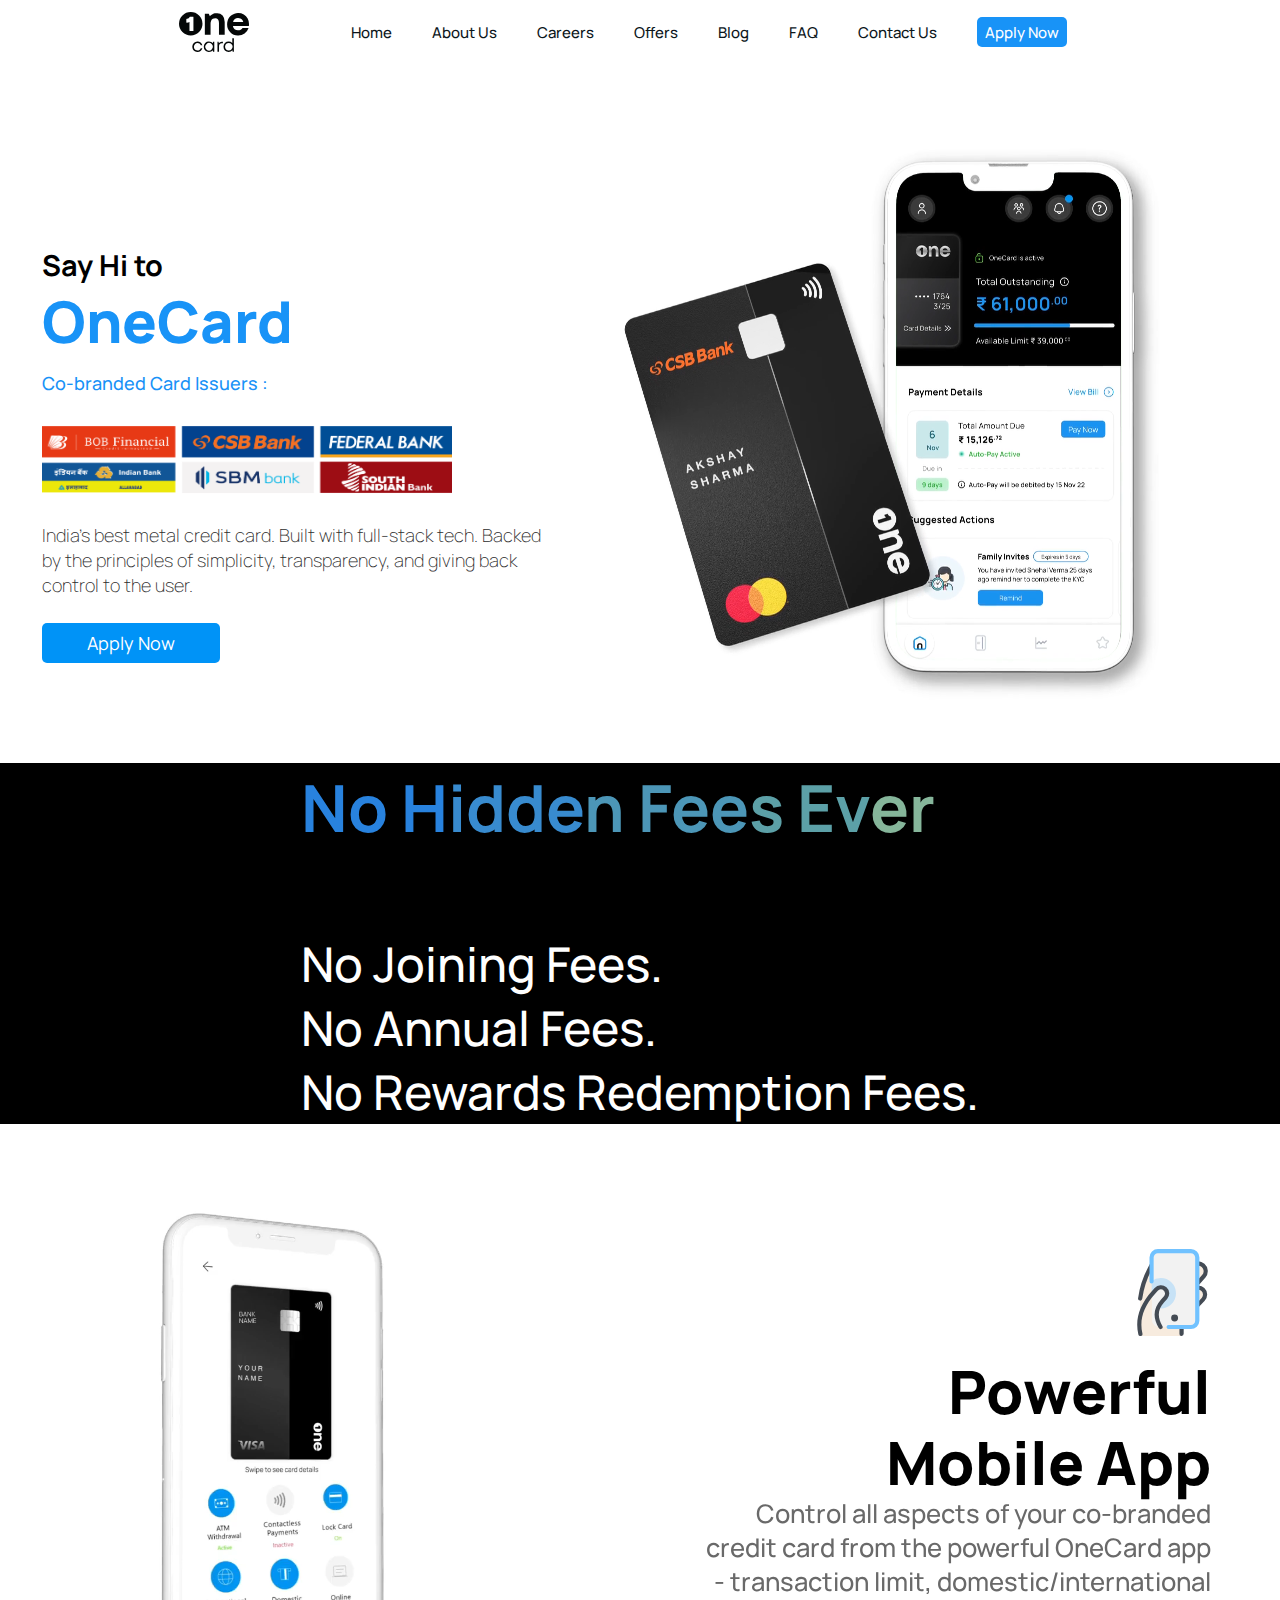
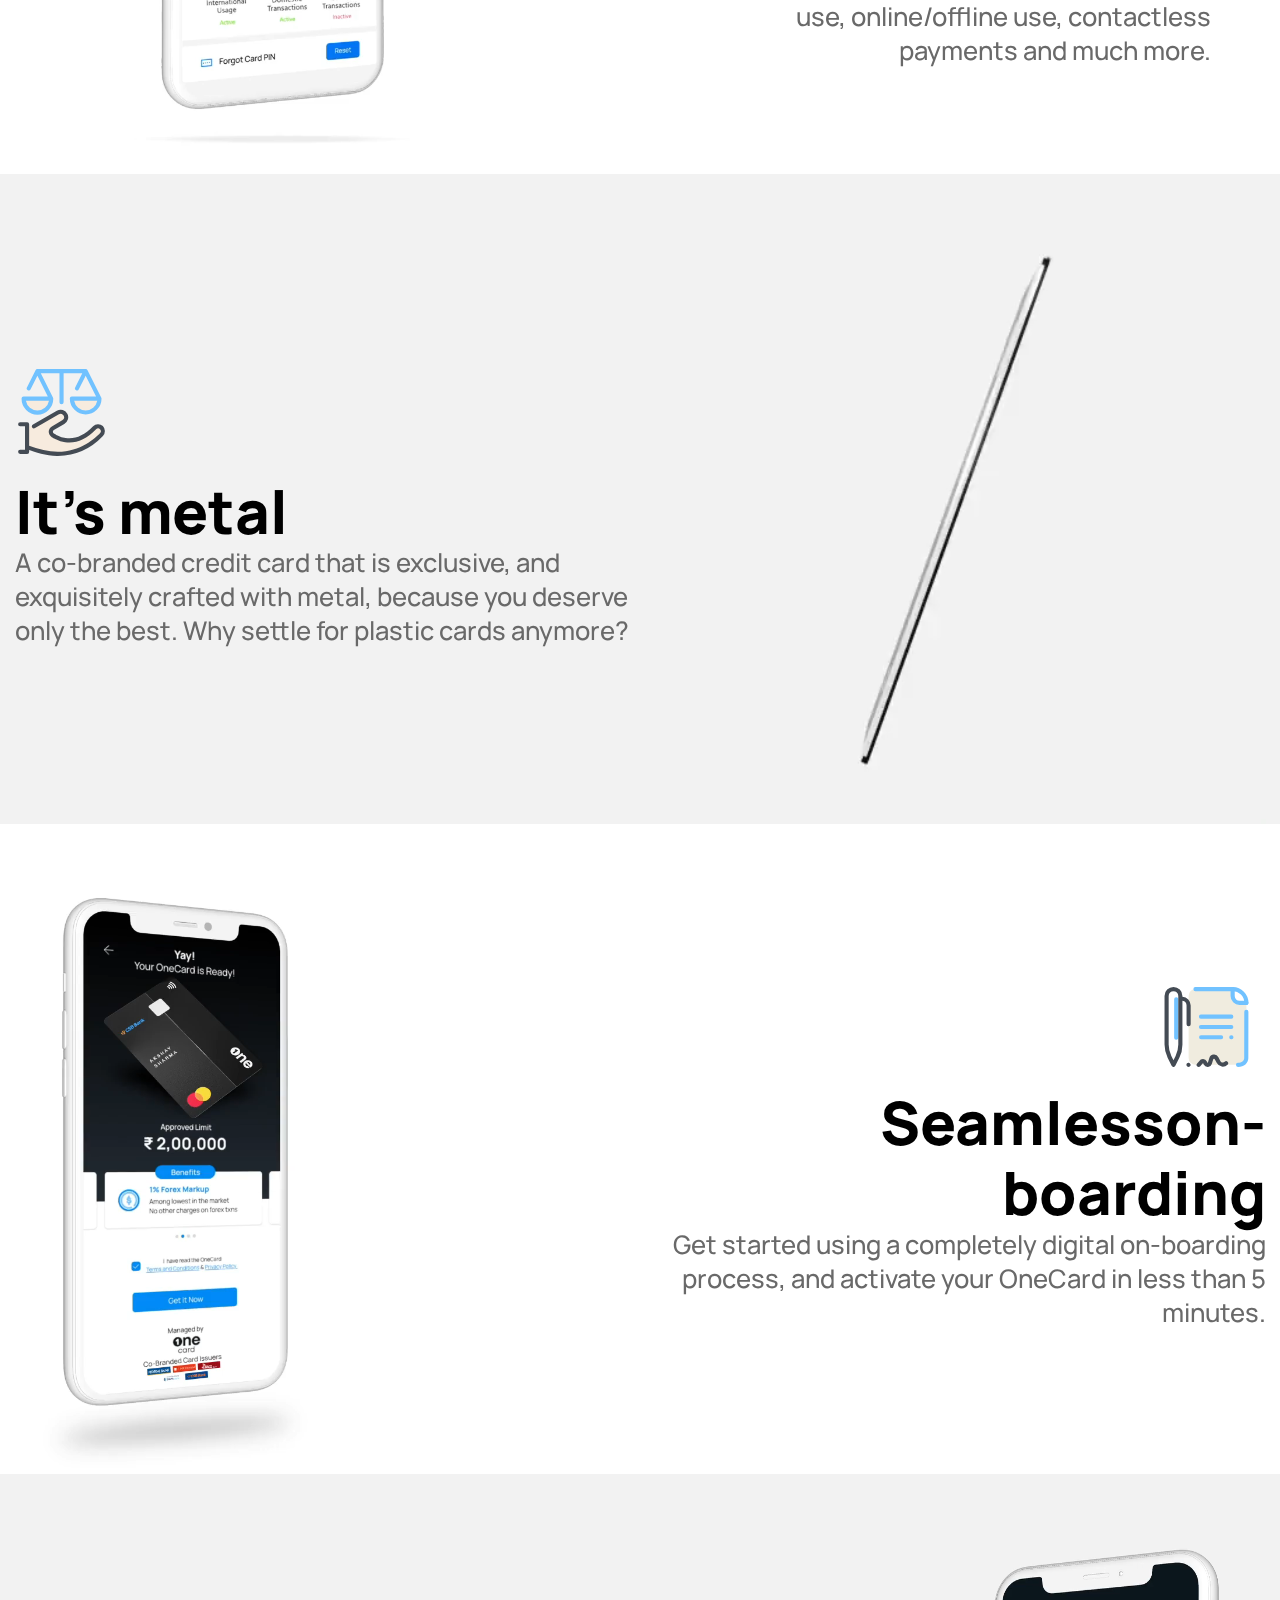
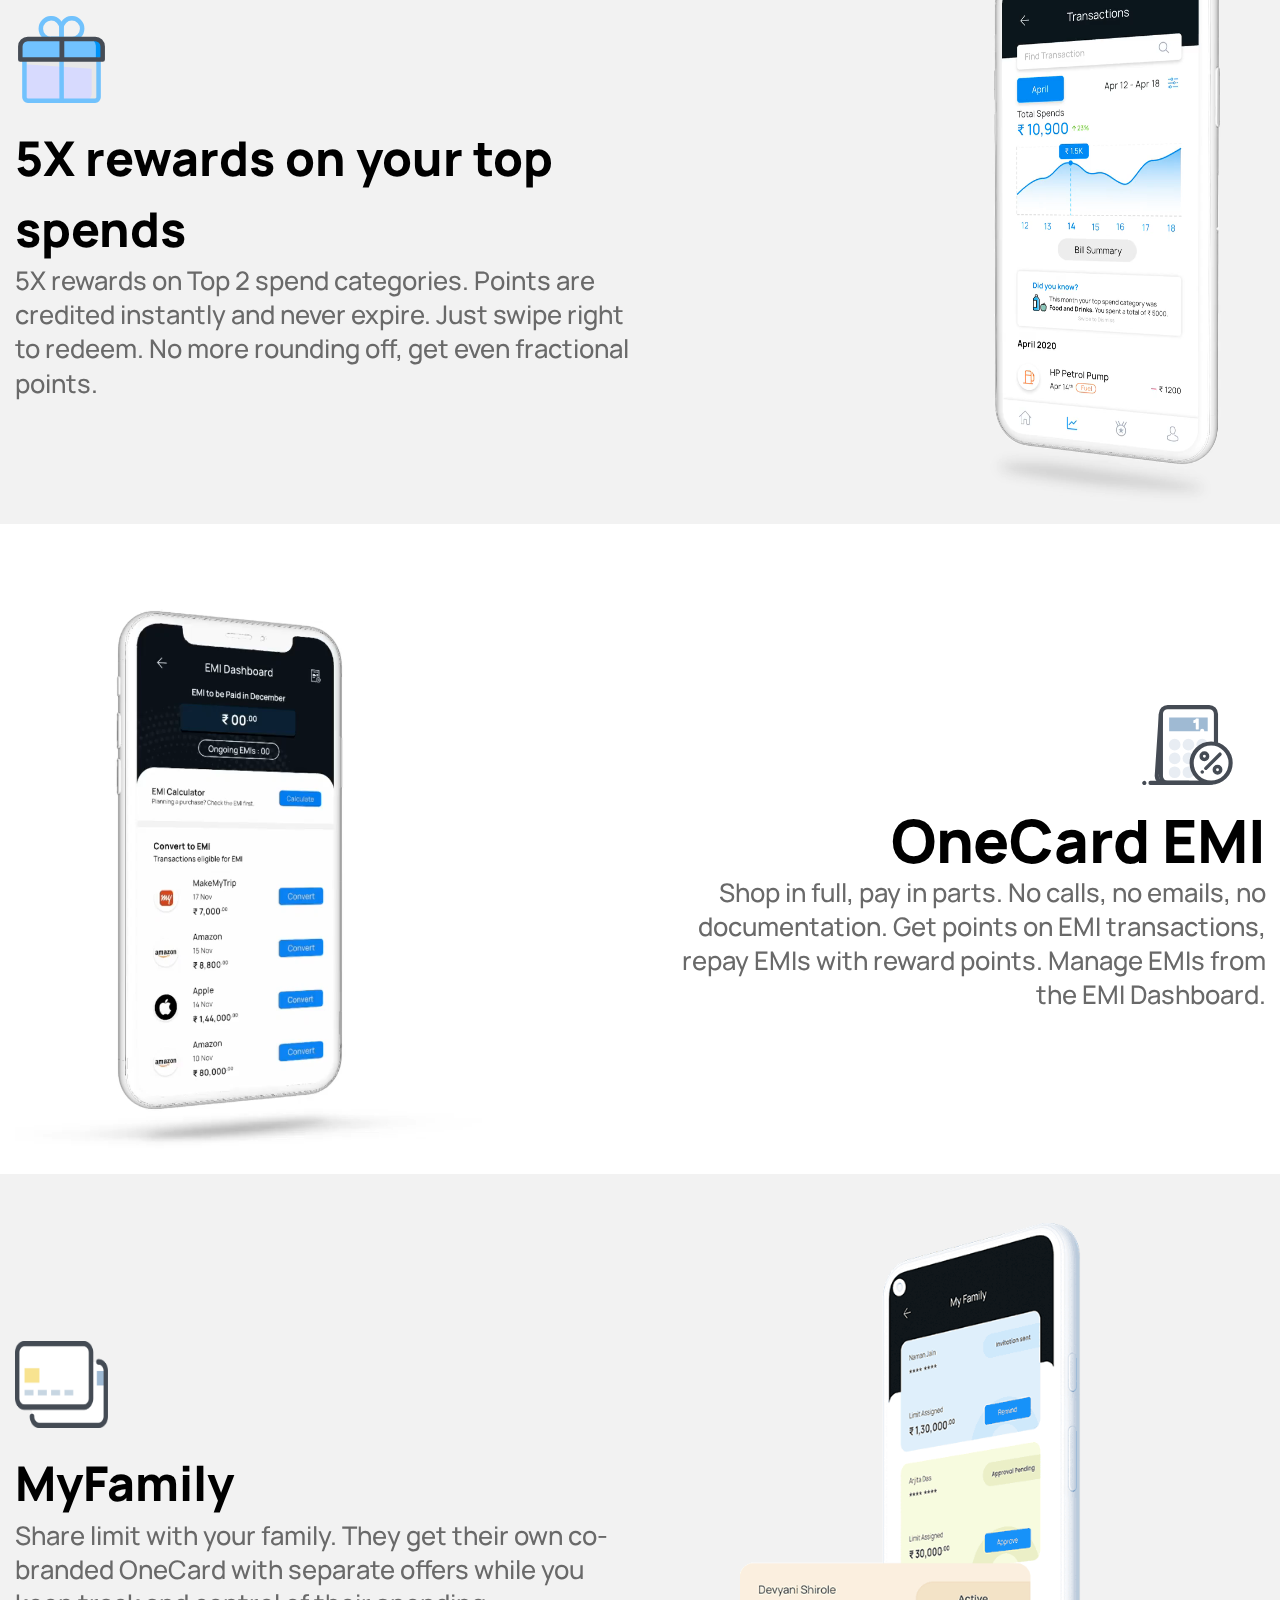
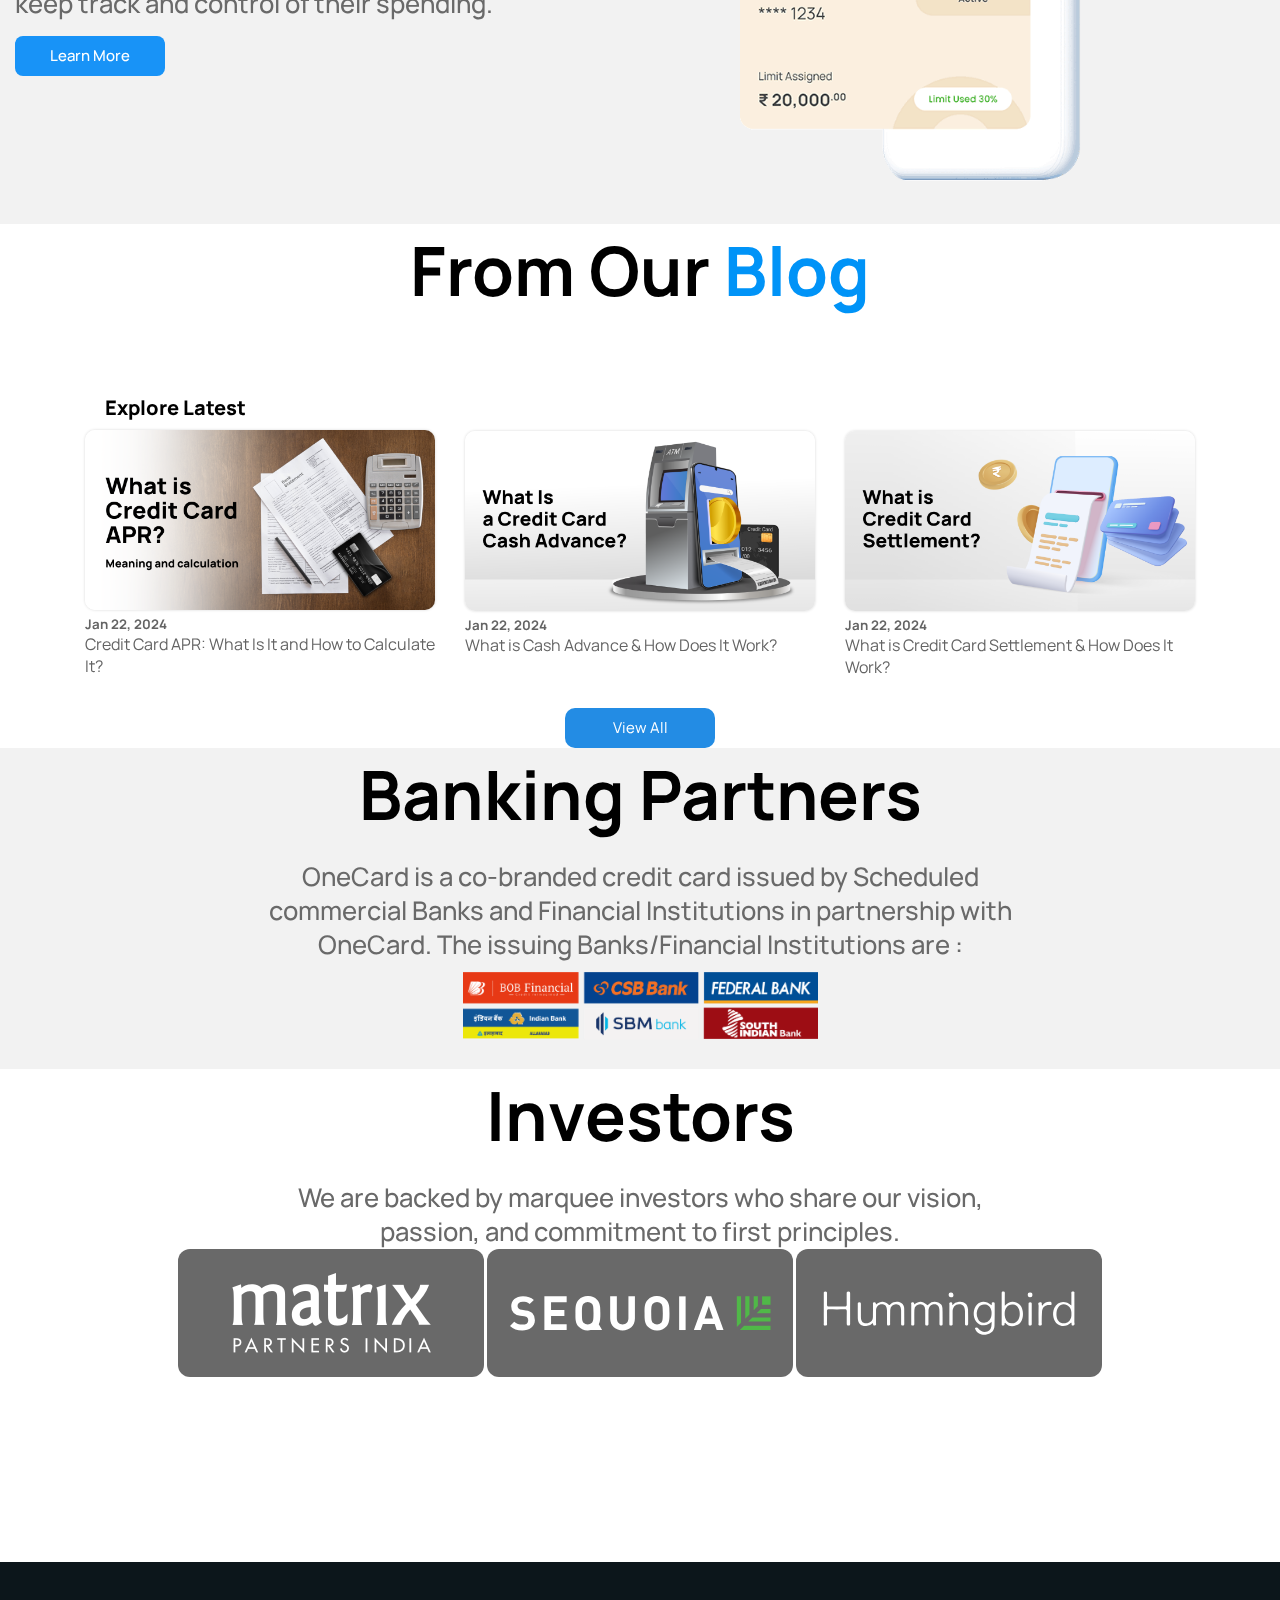
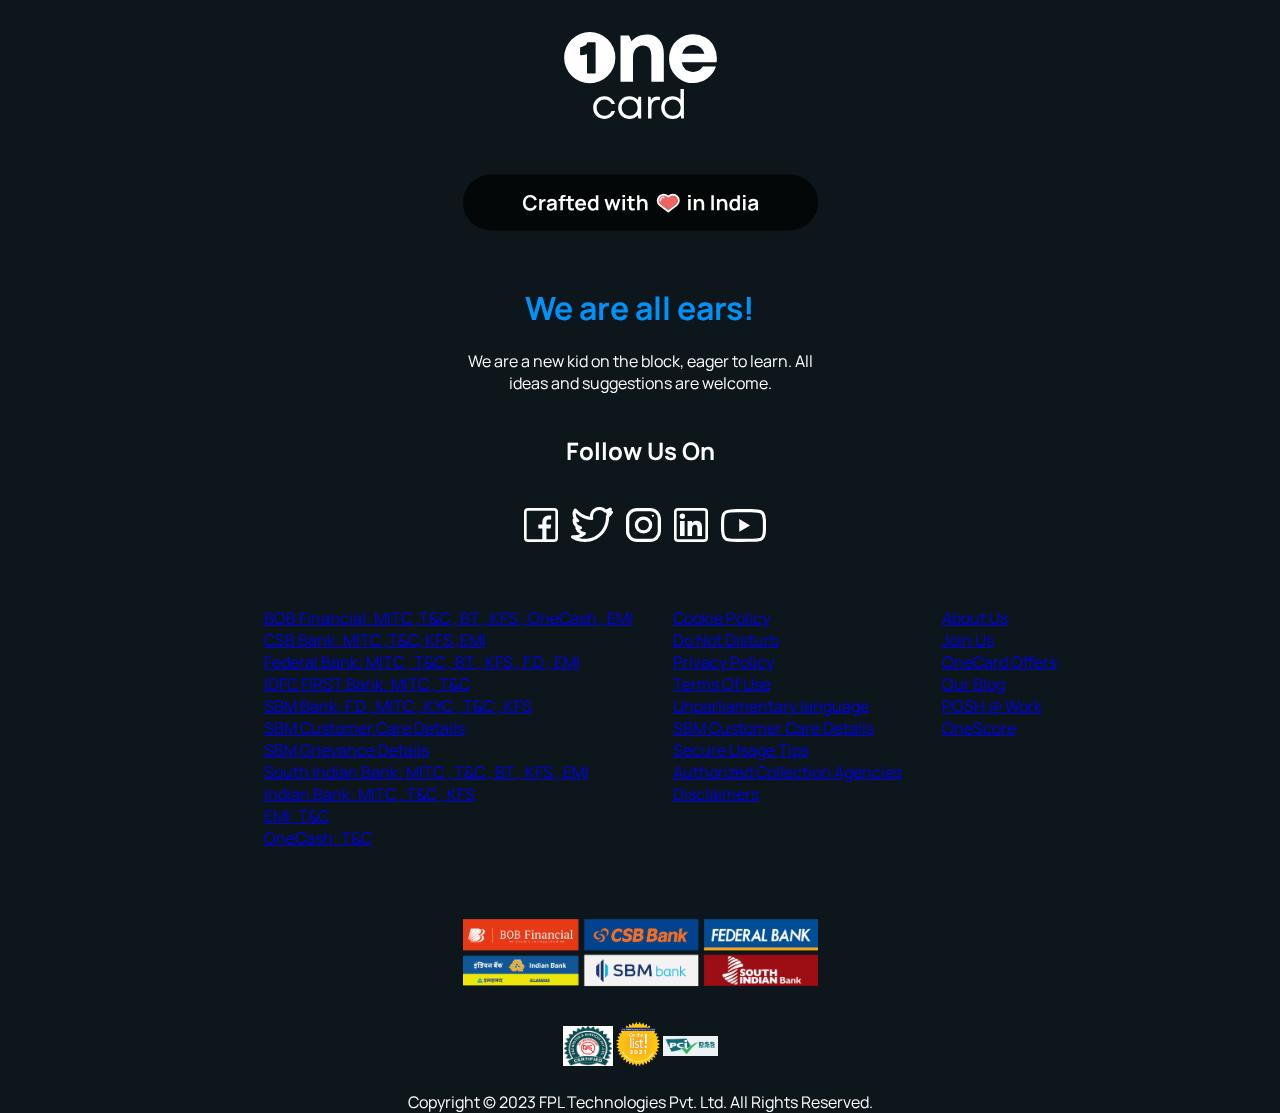
<file: index.html>
<!DOCTYPE html>
<html lang="en">
<head>
    <meta charset="UTF-8">
    <meta name="viewport" content="width=device-width, initial-scale=1.0">
    <title>One Card</title>
    <link rel="stylesheet" href="style.css">
    <!-- <link href="https://cdn.jsdelivr.net/npm/bootstrap@5.3.2/dist/css/bootstrap.min.css" rel="stylesheet" integrity="sha384-T3c6CoIi6uLrA9TneNEoa7RxnatzjcDSCmG1MXxSR1GAsXEV/Dwwykc2MPK8M2HN" crossorigin="anonymous"> -->
</head>
<body>
    
    <nav>
        <span class="span1"><img src="oneimg/logo_black.svg" alt=""></span>
        <SPan class="span2">
            <p>Home</p>
            <p>About Us</p>
            <p>Careers</p>
            <p>Offers</p>
            <p>Blog</p>
            <p>FAQ</p>
            <p>Contact Us</p>
            <button>Apply Now</button>
        </SPan>
    </nav>

   <div class="container">
    <div class="text">
<h2>Say Hi to</h2>
<h1>OneCard</h1>
<h3>Co-branded Card Issuers :</h3>
<img src="oneimg/img2.png" alt="">
<h5 class="p2">India's best metal credit card. Built with full-stack tech. Backed by the principles of simplicity, transparency, and giving back control to the user.</h5>
<button>Apply Now</button>
</div>
    <div class="video1">
    <video src="oneimg/vone.mp4" class="img-fluid"  autoplay="autoplay" muted="muted" loop="loop">…</video>

    </div>
   </div>

   <div class="bit">
<span><h1><span class="spanw">No H</span><span class="spanx">idde</span><span class="spany">n Fee</span><span class="spans">s Ev</span><span class="spane">e</span><span style="color: #86b69b;">r</span></h1>
<h3>No Joining Fees.</h3>
<h3>No Annual Fees.</h3>
<h3>No Rewards Redemption Fees.
</h3></span>
   </div>




   <!-- jhyfuyuyfjhv -->

<div class="containers">

   <div class="containera">

    <div class="videoa">
        <video src="oneimg/vtwo.mp4" class="img-fluid"  autoplay="autoplay" muted="muted" loop="loop"></video>
    </div>
    <div class="texta">
        <img src="oneimg/vtwoi.svg" alt="">
        <h1>Powerful Mobile App</h1>
    <p class="p2">Control all aspects of your co-branded credit card from the powerful OneCard app - transaction limit, domestic/international use, online/offline use, contactless payments and much more.</p>
    </div>
    
   </div>
   
<!-- iegherh -->


   <div class="containerb">
    <div class="textb"> 
        <img src="oneimg/vthreei.svg" alt="">
        <h1>It's metal</h1>
<p class="p2">A co-branded credit card that is exclusive, and exquisitely crafted with metal, because you deserve only the best. Why settle for plastic cards anymore?</p>
    </div>
    <div class="videob">
        <video src="oneimg/vthree.mp4" class="img-fluid"  autoplay="autoplay" muted="muted" loop="loop"></video>
    </div>
   
   </div>


<!-- kjehefwkgdsfew -->

   <div class="containerc">
    <div class="videoc">
        <video src="oneimg/vfour.mp4" class="img-fluid"  autoplay="autoplay" muted="muted" loop="loop"></video>
    </div>
    <div class="textc">
        <img src="oneimg/vforei.svg" alt="">
        <h1>Seamlesson-boarding</h1>
<p class="p2">Get started using a completely digital on-boarding process, and activate your OneCard in less than 5 minutes.</p>
    </div>
   </div>


   <!-- uyyfhgfkhhgh
 -->



 <div class="containerd">
    <div class="textd">
        <img src="oneimg/vfivei.svg" alt="">
        <h1>5X rewards on your top spends</h1>
<p class="p2">5X rewards on Top 2 spend categories. Points are credited instantly and never expire. Just swipe right to redeem. No more rounding off, get even fractional points.</p>
    </div>
    <div class="videod">
        <video src="oneimg/vfive.mp4" class="img-fluid"  autoplay="autoplay" muted="muted" loop="loop"></video>
    </div>
   
   </div>

<!-- 
lhfhhjvhj -->



<div class="containere">
    <div class="videoe">
        <video src="oneimg/vsix.mp4" class="img-fluid"  autoplay="autoplay" muted="muted" loop="loop"></video>
    </div>
    <div class="texte">
        <img src="oneimg/vsixi.svg" alt="">
        <h1>OneCard EMI</h1>
<p class="p2">Shop in full, pay in parts. No calls, no emails, no documentation. Get points on EMI transactions, repay EMIs with reward points. Manage EMIs from the EMI Dashboard.</p>
    </div>
   </div>




   <!-- hyhfjhjhf -->


   <div class="containerf">
    <div class="textf">
        <img src="oneimg/vseveni.png" alt="">
        <h1>MyFamily</h1>
<p class="p2">Share limit with your family. They get their own co-branded OneCard with separate offers while you keep track and control of their spending.</p>

<button>Learn More</button>
    </div>
    <div class="videof">
        <img src="oneimg/vseven.gif" class="img-fluid"  autoplay="autoplay" muted="muted" loop="loop"></imga>
    </div>
   
   </div>

</div>


   <!-- iuwkjjefwkefw -->


   <div class="bitb">
   
    <h1>From Our <span style="color: #0093F7;">Blog</span></h1> 
<div class="bitimg">
    
    <div class="card" >
        <SPAN><h3>Explore Latest</h3></SPAN>
        <img src="oneimg/bti img.png"  alt="...">
        <div class="card-body">
          <h5 class="card-title">Jan 22, 2024</h5>
          <p class="card-text">Credit Card APR: What Is It and How to Calculate It?</p>
        </div>
      </div>



      <div class="card">
        <img src="oneimg/bti imgb.png" style="margin-top: 35px;" alt="...">
        <div class="card-body">
          <h5 class="card-title">Jan 22, 2024</h5>
          <p class="card-text">What is Cash Advance & How Does It Work? </p>
        </div>
      </div>


      <div class="card" >
        <SPAN><h3> </h3></SPAN>

        <img src="oneimg/bti imgc.png"style="margin-top: 25px;"  alt="...">
        <div class="card-body">
          <h5 class="card-title">Jan 22, 2024</h5>
          <p class="card-text">What is Credit Card Settlement & How Does It Work?</p>
        
        </div>
      </div>

    
</div>
<button>View All</button>
</div>




   <!-- lkbbhjhggcdddddddddddd -->


   <div class="bitc">

    <h1>Banking Partners</h1>
        <p style="padding: 0; width:60%;">OneCard is a co-branded credit card issued by Scheduled commercial Banks and Financial Institutions in partnership with OneCard. The issuing Banks/Financial Institutions are :</p>
       <img src="oneimg/img2.png" alt="">
    </div>



    <!-- dgggggggggggggggggggggggd -->



    <div class="bitd">

        <h1>Investors</h1>
            <p style="padding: 0;width:60%;">We are backed by marquee investors who share our vision, passion, and commitment to first principles.</p>
            <div class="imgbtid">
                <img src="oneimg/btid img.svg" alt="">
                <img src="oneimg/btid imgb.svg" alt="">
                <img src="oneimg/btid imga.svg" alt="">
            </div>
           
        </div>
<div class="buttom">
    <samp class="imgbut"><img src="oneimg/buttom logo.svg" alt="">
        <img src="oneimg/buttom img.svg" alt=""></samp>
    <h1>We are all ears!</h1>
    <p style="padding:0;width:350px">We are a new kid on the block, eager to learn.
        All ideas and suggestions are welcome.</p>
        <h2>Follow Us On</h2>
        <span class="icon">
            <img src="oneimg/icona.svg" alt="">
            <img src="oneimg/iconb.svg" alt="">
            <img src="oneimg/iconc.svg" alt="">
            <img src="oneimg/icond.svg" alt="">
            <img src="oneimg/icone.svg" alt="">
        </span>

<span class="ulli">
        <ul>
            <li><a href="#">BOB Financial: MITC ,T&C , BT , KFS , OneCash , EMI</a></li>
            <li><a href="#">CSB Bank: MITC ,T&C, KFS ,EMI</a></li>
            <li><a href="#">Federal Bank: MITC , T&C , BT , KFS , F.D , EMI</a></li>
            <li><a href="#">IDFC FIRST Bank: MITC , T&C</a></li>
            <li><a href="#">SBM Bank: F.D , MITC , KYC , T&C , KFS</a></li>
            <li><a href="#">SBM Customer Care Details</a></li>
            <li><a href="#">SBM Grievance Details</a></li>
            <li><a href="#">South Indian Bank: MITC , T&C , BT , KFS , EMI</a></li>
            <li><a href="#">Indian Bank: MITC , T&C , KFS</a></li>
            <li><a href="#">EMI: T&C</a></li>
            <li><a href="#">OneCash: T&C</a></li>
        </ul>
<!-- jjgjggygfjfhf -->
        <ul>
            <li><a href="#">Cookie Policy</a></li>
            <li><a href="#">Do Not Disturb</a></li>
            <li><a href="#">Privacy Policy</a></li>
            <li><a href="#">Terms Of Use</a></li>
            <li><a href="#">Unparliamentary language</a></li>
            <li><a href="#">SBM Customer Care Details</a></li>
            <li><a href="#">Secure Usage Tips</a></li>
            <li><a href="#">Authorized Collection Agencies</a></li>
            <li><a href="#">Disclaimers</a></li>
        </ul>
<!-- hdfkjkjekjekjwh -->
        <ul>
            <li><a href="#">About Us</a></li>
            <li><a href="#">Join Us</a></li>
            <li><a href="#">OneCard Offers</a></li>
            <li><a href="#">Our Blog</a></li>
            <li><a href="#">POSH @ Work</a></li>
            <li><a href="#">OneScore</a></li>
        </ul>
    </span>
    <samp ><img src="oneimg/img2.png" alt=""></samp>
    <samp class="sampdot">
        <img src="oneimg/buttom dot.jpg" alt="">
        <img src="oneimg/bottum dota.png" alt="">
        <img src="oneimg/buttom dotb.jpg" alt="">
    </samp>
  <p style="padding:0;">Copyright © 2023 FPL Technologies Pvt. Ltd. All Rights Reserved.</p>
</div>
   <!-- <script src="https://cdn.jsdelivr.net/npm/bootstrap@5.3.2/dist/js/bootstrap.bundle.min.js" integrity="sha384-C6RzsynM9kWDrMNeT87bh95OGNyZPhcTNXj1NW7RuBCsyN/o0jlpcV8Qyq46cDfL" crossorigin="anonymous"></script> -->
</body>
</html>
</file>
<file: style.css>
@import url('https://fonts.googleapis.com/css2?family=Arimo&family=Kanit:wght@500&family=Manrope:wght@700&family=Nunito&display=swap');


*{
    margin: 0;
    padding: 0;
    box-sizing: border-box;
    font-family: 'Manrope', sans-serif;
   
}

NAV {
    /* position: fixed; */
    height: 64px;
    width: 100%;
    background-color:white  ;
    display: flex;
    justify-content: space-between;
    align-items: center;
}
.span1 {
margin-left: 14%;
}
.span1 img {
    padding-top: 5px;
    height: 45px;
}
.span2 {
    width: 790px;
    display: flex;
    align-items: center;
    /* justify-content: space-evenly; */
    margin-right: 14%;

}

.span2 p {
    color: rgb(12, 22, 27);
    font-size: 15px;
    font-weight: 500;
padding-left: 40px;
}

.span2 button {
    margin-left: 40px;
    width: 90px;
    background-color:rgb(24,147,247);
    color: white;
    border: none;
    border-radius: 5px;
    height: 30px;
    font-size: 15px;
    font-weight: 500;
}
.container {

    width: 100%;
    height: auto;
    display: flex;
    flex-wrap: wrap;
    justify-content: center;
    align-items: center;
}
.container .text {
    padding-top: 80px;
    display: flex;
    flex-direction: column;
    width: 40% ;
    height: 80%;

}
.container .text h2 {
    /* padding-top: 40px; */
    font-size: 28.8px;
    font-weight: 700;
line-height: 43.2px;
}
.container .text h3 {
    font-size: 18px;
    font-weight: 500;
    line-height: 45px;
    color:  rgb(24, 146, 247);
    padding-bottom: 10px;
}
.container .text h1 {
    font-size: 57.6px;
    font-weight: 800;
    line-height: 68.544px;
    color: rgb(24, 147, 247);
    padding-bottom: 6px;
}
.container .text img {
    width: 80%;
    height: 87px;
    margin-bottom:20px ;
  
}
.container .text .p2 {
    padding-right: 0px;
    font-size: 18px;
    font-weight: 100;
    line-height: 25px;
    color: rgb(44, 44, 44);
    padding-bottom: 25px;
}
.container .text button {
    border: none;
    width: 178px;
    height: 40px;
    border-radius: 5px;  
    background-color: rgb(0,147,247);
    color: white;
    font-size: 18px;
}
.container .video1 {
    margin-top: 20px;
    padding-left: 10px;
    width: 76vh;
    height: auto;
}
.container .video1 video {
    /* height: ; */
    width: 100%;
    height: 100%;
    /* bject-fit: contain; */
    /* overflow-clip-margin: content-box;
    overflow: clip;
float: left; */

}

.bit {

    background-color: black;
    height: auto;
    color: white;
    width: 100%;
    display: flex;
    align-items: center;
    justify-content: center;
    flex-direction: column;
}
.bit .spanh1 {
    width: 100%;
}
.bit h1 {
    padding-bottom: 80px;
    font-size: 65px;
    

} 
.bit h1 .spanw {
    color:#2882de;
}
.bit h1 .spanx {
   color: #388bcf
}
.bit h1 .spany {
    color:#4c96b7 ;
}
.bit h1 .spans {
    color: #5ca0a7;
}
.bit h1 .spane {
    color: #85B59A;
}
/* .bit h1 .spanz {
    color: ;
} */
.bit h3 {
    font-size: 48px;
    font-weight: 500;
    line-height: 63.84px;
    color: rgb(255, 255, 255);
}



.containers {
    display: flex;
    flex-direction: column;
    flex-wrap: wrap ;
    height: 100%;
}

.containera {
    display: flex;
    flex-wrap: wrap;
    width: 100%;
    height: auto;
    display: flex;
    justify-content: center;
    align-items: center;
}
.containera .texta {
       padding-top: 80px;
    display: flex;
    /* justify-content: end; */
    text-align: end;
    flex-direction: column;
    width: 40% ;


}
.containera .texta h1 {
    padding-left: 40px;
    font-size: 59.8px;
    font-weight: 800;
line-height: 70.448px;
}

.containera .texta img {
   margin-left: 85%;
    width: 15%;
    height: 87px;
    margin-bottom:20px ;
    
  
}
.containera .texta p {
    font-size: 25.6px;
    font-weight: 500;
    line-height: 34.048PX;
    color: rgb(105, 105, 105);
    padding-bottom: 60px;
}
.containera .videoa {
    display: flex;
   text-align: start;
    margin-top: 20px;
    width: 70vh;
}
.containera .videoa video {
    /* height: ; */
    width: 100%;
    bject-fit: contain;
    overflow-clip-margin: content-box;
    overflow: clip;
float: left;

}



/* efhjfegewf */


.containerb {
    flex-wrap: wrap;
background-color: #f2f2f2;
    width: 100%;
    height: auto;
    display: flex;
    justify-content: center;
    align-items: center;
}
.containerb .textb {
       padding-top: 80px;
    display: flex;
    /* justify-content: end; */
    text-align: start;
    flex-direction: column;
    width: 69vh ;


}
.containerb .textb h1 {
    padding-right: 40px;
    font-size: 59.8px;
    font-weight: 800;
line-height: 70.448px;
}

.containerb .textb img {
   
    width: 15%;
    height: 87px;
    margin-bottom:20px ;
  
}
.containerb .textb p {
    font-size: 25.6px;
    font-weight: 500;
    line-height: 34.048PX;
    color: rgb(105, 105, 105);
    padding-bottom: 60px;
}
.containerb .videob {
    background-color: #f2f2f2;
    display: flex;
   text-align: end;
    margin-top: 20px;
    width: 70vh;
}
.containerb .videob video {
    /* height: ; */
    width: 100%;
    bject-fit: contain;
    overflow-clip-margin: content-box;
    overflow: clip;
float: left;

}






/* llhfslhefwlj */


.containerc {
    flex-wrap: wrap;
    width: 100%;
    height: auto;
    display: flex;
    justify-content: center;
    align-items: center;
}
.containerc .textc {
       padding-top: 80px;
    display: flex;
    /* justify-content: end; */
    text-align: end;
    flex-direction: column;
    width: 69vh ;


}
.containerc .textc h1 {
    padding-left: 60px;
    font-size: 59.8px;
    font-weight: 800;
line-height: 70.448px;
}

.containerc .textc img {
   margin-left: 83%;
   width: 15%;
    height: 80px;
    margin-bottom:20px ;
  
}
.containerc .textc p {
    font-size: 25.6px;
    font-weight: 500;
    line-height: 34.048PX;
    color: rgb(105, 105, 105);
    padding-bottom: 60px;
}
.containerc .videoc {
    display: flex;
   text-align: start;
    margin-top: 20px;
    width: 70vh;
}
.containerc .videoc video {
    /* height: ; */
    width: 100%;
    bject-fit: contain;
    overflow-clip-margin: content-box;
    overflow: clip;
float: left;

}





/* eernewjf,nefwkln */

.containerd {
    flex-wrap: wrap;
    background-color: #f2f2f2;
        width: 100%;
        height: auto;
        display: flex;
        justify-content: center;
        align-items: center;
    }
    .containerd .textd {
           padding-top: 80px;
        display: flex;
        /* justify-content: end; */
        text-align: start;
        flex-direction: column;
        width: 69vh ;
    
    
    }
    .containerd .textd h1 {
        padding-right: 40px;
        font-size: 48px;
        font-weight: 800;
    line-height: 70.448px;
    }
    
    .containerd .textd img {
        
        width: 15%;
        height: 87px;
        margin-bottom:20px ;
      
    }
    .containerd .textd p {
        font-size: 25.6px;
        font-weight: 500;
        line-height: 34.048PX;
        color: rgb(105, 105, 105);
        padding-bottom: 60px;
    }
    .containerd .videod {
        background-color: #f2f2f2;
        display: flex;
       text-align: end;
        margin-top: 20px;
        width: 70vh;
    }
    .containerd .videod video {
        /* height: ; */
        width: 100%;
        bject-fit: contain;
        overflow-clip-margin: content-box;
        overflow: clip;
    float: left;
    
    }



    /* we;ejwlnr */



    .containere {
        flex-wrap: wrap;
        width: 100%;
        height: auto;
        display: flex;
        justify-content: center;
        align-items: center;
    }
    .containere .texte {
           padding-top: 80px;
        display: flex;
        /* justify-content: end; */
        text-align: end;
        flex-direction: column;
        width: 69vh ;
    
    
    }
    .containere .texte h1 {
        padding-left: 60px;
        font-size: 59.8px;
        font-weight: 800;
    line-height: 70.448px;
    }
    
    .containere .texte img {
       margin-left: 80%;
       width: 15%;
        height: 80px;
        margin-bottom:20px ;
      
    }
    .containere .texte p {
        font-size: 25.6px;
        font-weight: 500;
        line-height: 34.048PX;
        color: rgb(105, 105, 105);
        padding-bottom: 60px;
    }
    .containere .videoe {
        display: flex;
       text-align: start;
        margin-top: 20px;
        width: 70vh;
    }
    .containere .videoe video {
        /* height: ; */
        width: 100%;
        bject-fit: contain;
        overflow-clip-margin: content-box;
        overflow: clip;
    float: left;
    
    }


    /* wkkjbefjbefwb */



    .containerf {
        background-color: #f2f2f2;
            width: 100%;
            height: auto;
            display: flex;
            flex-wrap: wrap;
            justify-content: center;
            align-items: center;
        }
        .containerf .textf {
               padding-top: 80px;
            display: flex;
            /* justify-content: end; */
            text-align: start;
            flex-direction: column;
            width: 69vh ;
        
        
        }
        .containerf .textf h1 {
            padding-right: 40px;
            font-size: 48px;
            font-weight: 800;
        line-height: 70.448px;
        }
        
        .containerf .textf img {
            
            width: 15%;
            height: 87px;
            margin-bottom:20px ;
          
        }
        .containerf .textf p {
            font-size: 25.6px;
            font-weight: 500;
            line-height: 34.048PX;
            color: rgb(105, 105, 105);
            padding-bottom: 15px;
            
        }
        .containerf .textf button {

            width: 150px;
            background-color:rgb(24,147,247);
            color: white;
            border: none;
            border-radius: 8px;
            height: 40px;
            font-size: 15px;
            font-weight: 500;
            margin-bottom: 60px;
        }
        .containerf .videof {
            background-color: #f2f2f2;
            display: flex;
           text-align: end;
            margin-top: 20px;
            width: 70vh;
        }
        .containerf .videof img {
            /* height: ; */
            width: 100%;
            bject-fit: contain;
            overflow-clip-margin: content-box;
            overflow: clip;
        float: left;
        
        }



        /* ihwkhkjkbbb */



      .bitb {
        display: flex;
        align-items: center;
        flex-direction: column;
      }  
.bitb h1 {
    padding-bottom: 80px;
    font-size: 68px;
    color: black;

}
.bitb button {
    margin-top: 30px;
    width: 150px;
    height: 40px;
    border: none;
    border-radius: 10px;
    background-color: #238CE4;
    color: white;
    font-size: 15px;
} 
.bitimg {
    display: flex;
}
.spanz {
    display : flex ;
}
.card-body {
    color: black;
    width: 350px;

} 
.card-body p {
    color:rgb(100, 100, 100);
}
.card-body h5 {
    color:rgb(100, 100, 100);
}
.card {
    margin-inline: 15px; 

}
.card img  {
   
    height: 180px;
    border-radius: 10px;
    width: 350px;
    box-shadow: 0 0 3px rgba(0,0,0,.16);
    border-radius: 10px;
}

.bitimg h3 {
    color: black;
    font-size: 20px;
    font-weight: 800;
    display: flex;
    justify-content: start;
    margin-bottom: 10px;
    margin-left: 20px;
    line-height: 24px;
}




.bitc {
    height: auto;
    background-color: #f2f2f2;
 color: rgb(17, 17, 17);
    width: 100%;
    display: flex;
    align-items: center;
    justify-content: center;
    flex-direction: column; 
    /* padding-bottom: 10vh; */
}
.bitc h1 {
    padding-bottom: 20px;
    font-size: 68px;
    color: black;

}
.bitc p {
    font-size: 25.6px;
    font-weight: 500;
    line-height: 34.048PX;
    color: rgb(105, 105, 105);
    text-align: center;
    padding-bottom:20px;
    padding-inline: 200px;
}
.bitc img {
    width: 355px;
    height: 87px;
    margin-bottom:20px ;
}


/* jbbkjbfrrrrrrrrrrrrrrr */


.bitd {
    height: auto;
 color: rgb(17, 17, 17);
    width: 100%;
    display: flex;
    align-items: center;
    justify-content: center;
    flex-direction: column; 
    
}
.bitd h1 {
    padding-bottom: 20px;
    font-size: 68px;
    color: black;

}
.bitd p {
    font-size: 25.6px;
    font-weight: 500;
    line-height: 34.048PX;
    color: rgb(105, 105, 105);
    text-align: center;
    padding-bottom:20px;
    padding-inline: 200px;
}
.bitd .imgbitd img {
    width: 500px;
    height: 100px;
    margin-inline: 10px;
    margin-bottom:20px ;
    
}

.buttom {
    background-color: #0C161B;
    height: auto;
    width: 100%;
    color: white;
    display: flex;
    
    align-items: center;
    justify-content: center;
    flex-direction: column;
    text-align: center;
    
}
.buttom .imgbut {
    display: flex;
    align-items: center;
    justify-content: center;
    flex-direction: column;
    margin-top: 50px;
}
.buttom .imgbut img {
    margin-top: 20px;
}
.buttom h1 {
    padding-block: 20px;
    color: rgb(0, 147, 247);
}

.buttom h2 {
    padding-block: 40px;

}
.buttom .icon img {
    padding-left: 10px;
}
.buttom .ulli {
    margin-block: 60px;
    color:rgb(0, 147, 247);
    display: flex;


}
.buttom .ulli ul {

    padding-left: 40px;
}
.buttom .ulli ul li {
   
    text-align: start;
    list-style: none;
    text-decoration: none;
}

.buttom samp img {
    width: 355px;
    height: 87px;
    margin-bottom:20px ;
}
.buttom .sampdot {
    display: flex;
    align-items: center;
}
.buttom .sampdot img:first-child {
    width: 50px;
    height: 40px;
}
.buttom .sampdot img {
    width: 50px;
    height: 50px;
    margin-bottom:20px ;
}
.buttom .sampdot img:last-child {
    width: 55px;
    height: 20px;
}



@media only screen and (max-width: 800px) {
    
.bitd {
    height: auto;
 color: rgb(17, 17, 17);
    width: 100%;
    display: flex;
    align-items: center;
    justify-content: center;
    flex-direction: column; 
    margin-top: 20vh;
    
}
.bitd h1 {
    padding-bottom: 20px;
    font-size: 50px;
    color: black;

}
.bitd p {
    font-size: 25.6px;
    font-weight: 500;
    line-height: 34.048PX;
    color: rgb(105, 105, 105);
    text-align: center;
    padding-bottom:20px;
    /* padding-inline: 200px; */
}
.bitd .imgbtid img {
    width: 400px;
    height: 60px;
   
    
}
}

@media only screen and (max-width: 992px){
    .container {
        height: auto;
    }
    .container .text {
        width: auto;
    }
    .containera .texta{
        width: auto;
    }
    .containerb .textb{
        width: auto;
    }
    .containerc .textc{
        width: auto;
    }
    .containerd .textd{
        width: auto;
    }
    .containere .texte{
        width: auto;
    }
    .containerf .textf{
        width: auto;
    }
}
/* mejdj */

@media only screen and (max-width: 1200px) {
    .bit {

        background-color: black;
        height: 76vh;
        margin-top: 60vh;
        color: white;
        width: 100%;
        display: flex;
        align-items: center;
        justify-content: center;
        flex-direction: column;
    }
    

    .bit .spanh1 {
        width: 100%;
    }
    .bit h1 {
        padding-bottom: 80px;
        font-size: 45px;
        
    
    } 

    .bit h3 {
        font-size: 40px;
        font-weight: 500;
        line-height: 63.84px;
        color: rgb(255, 255, 255);
    }
 
    

       
    .bitb {
        height: 140vh;
     color: white;
        width: 100%;
        display: flex;
        align-items: center;
        justify-content: center;
        /* flex-wrap: wrap; */
        /* margin-top: 65vh; */
    }
   
    .bitb .bh h1 {
        padding-bottom: 10%;
        
        font-size: 40px;
        color: black;
    
    }
    .bitb button {
        margin-top: 30px;
        width: 150px;
        height: 40px;
        border: none;
        border-radius: 10px;
        background-color: #238CE4;
        color: white;
        font-size: 15px;
    } 
    .bitimg {
        display: flex;
        flex-wrap: wrap;
    }
    .spanz {
        display : flex ;

    }
    .card-body {
        color: black;
        width: 30%;
    
    } 
    .card-body p {
        color:rgb(100, 100, 100);
    }
    .card-body h5 {
        color:rgb(100, 100, 100);
    }
    .card {
        margin-inline: 15px; 
    
    }
    .card img  {
       
        height: 100px;
        border-radius: 10px;
        width: 200px;
        box-shadow: 0 0 3px rgba(0,0,0,.16);
        border-radius: 10px;
    }
    
    .bitimg h3 {
        color: black;
        font-size: 20px;
        font-weight: 800;
        display: flex;
        justify-content: start;
        margin-bottom: 10px;
        margin-left: 20px;
        line-height: 24px;
    }
    


    /* dshhdhdh */


    

.bitc {
    height: 100%;
    background-color: #f2f2f2;
    color: rgb(17, 17, 17);
    width: 100%;
    display: flex;
    align-items: center;
    justify-content: center;
    flex-direction: column; 
    margin-top: 20vh;
}
.bitc h1 {
    padding-bottom: 20px;
    font-size: 50px;
    color: black;

}
.bitc p {
    font-size: 20.6px;
    font-weight: 500;
    line-height: 34.048PX;
    color: rgb(105, 105, 105);
    text-align: center;
    padding-bottom:20px;

}
.bitc img {
    width: 355px;
    height: 87px;
    margin-bottom:20px ;
}


/* jbbkjbfrrrrrrrrrrrrrrr */


.bitd {
    height: auto;
 color: rgb(17, 17, 17);
    width: 100%;
    display: flex;
    align-items: center;
    justify-content: center;
    flex-direction: column; 
    
    
}
.bitd h1 {
    padding-bottom: 20px;
    font-size: 50px;
    color: black;

}
.bitd p {
    font-size: 22.6px;
    font-weight: 500;
    line-height: 34.048PX;
    color: rgb(105, 105, 105);
    text-align: center;
    padding-bottom:20px;
    /* padding-inline: 200px; */
}

    
}

.buttom {
    background-color: #0C161B;
    height: 100%;
    width: 100%;
    color: white;
    display: flex;
    margin-top: 20vh    ;
    align-items: center;
    justify-content: center;
    flex-direction: column;
    text-align: center;
}
.buttom .imgbut {
    display: flex;
    align-items: center;
    justify-content: center;
    flex-direction: column;
    margin-top: 50px;
}
.buttom .imgbut img {
    margin-top: 20px;
    /* height: 20px; */
}
.buttom h1 {
    padding-block: 20px;
    color: rgb(0, 147, 247);
}
.buttom p {
    padding-block: 20px;
    padding-inline: 580px;
}
.buttom h2 {
    padding-block: 40px;

}
.buttom .icon img {
    padding-left: 10px;
}
.buttom .ulli {
    margin-block: 60px;
    color:rgb(0, 147, 247);
    display: flex;


}
.buttom .ulli ul {

    padding-left: 40px;
}
.buttom .ulli ul li {
   
    text-align: start;
    list-style: none;
    text-decoration: none;
}

.buttom samp img {
    width: 355px;
    height: 87px;
    margin-bottom:20px ;
}
.buttom .sampdot {
    display: flex;
    align-items: center;
}
.buttom .sampdot img:first-child {
    width: 50px;
    height: 40px;
}
.buttom .sampdot img {
    width: 50px;
    height: 50px;
    margin-bottom:20px ;
}
.buttom .sampdot img:last-child {
    width: 55px;
    height: 20px;
}
span p {
    padding: 0;
}
@media (max-width:992px) {
    nav .span2 {
display: none;
    }
}
</file>
